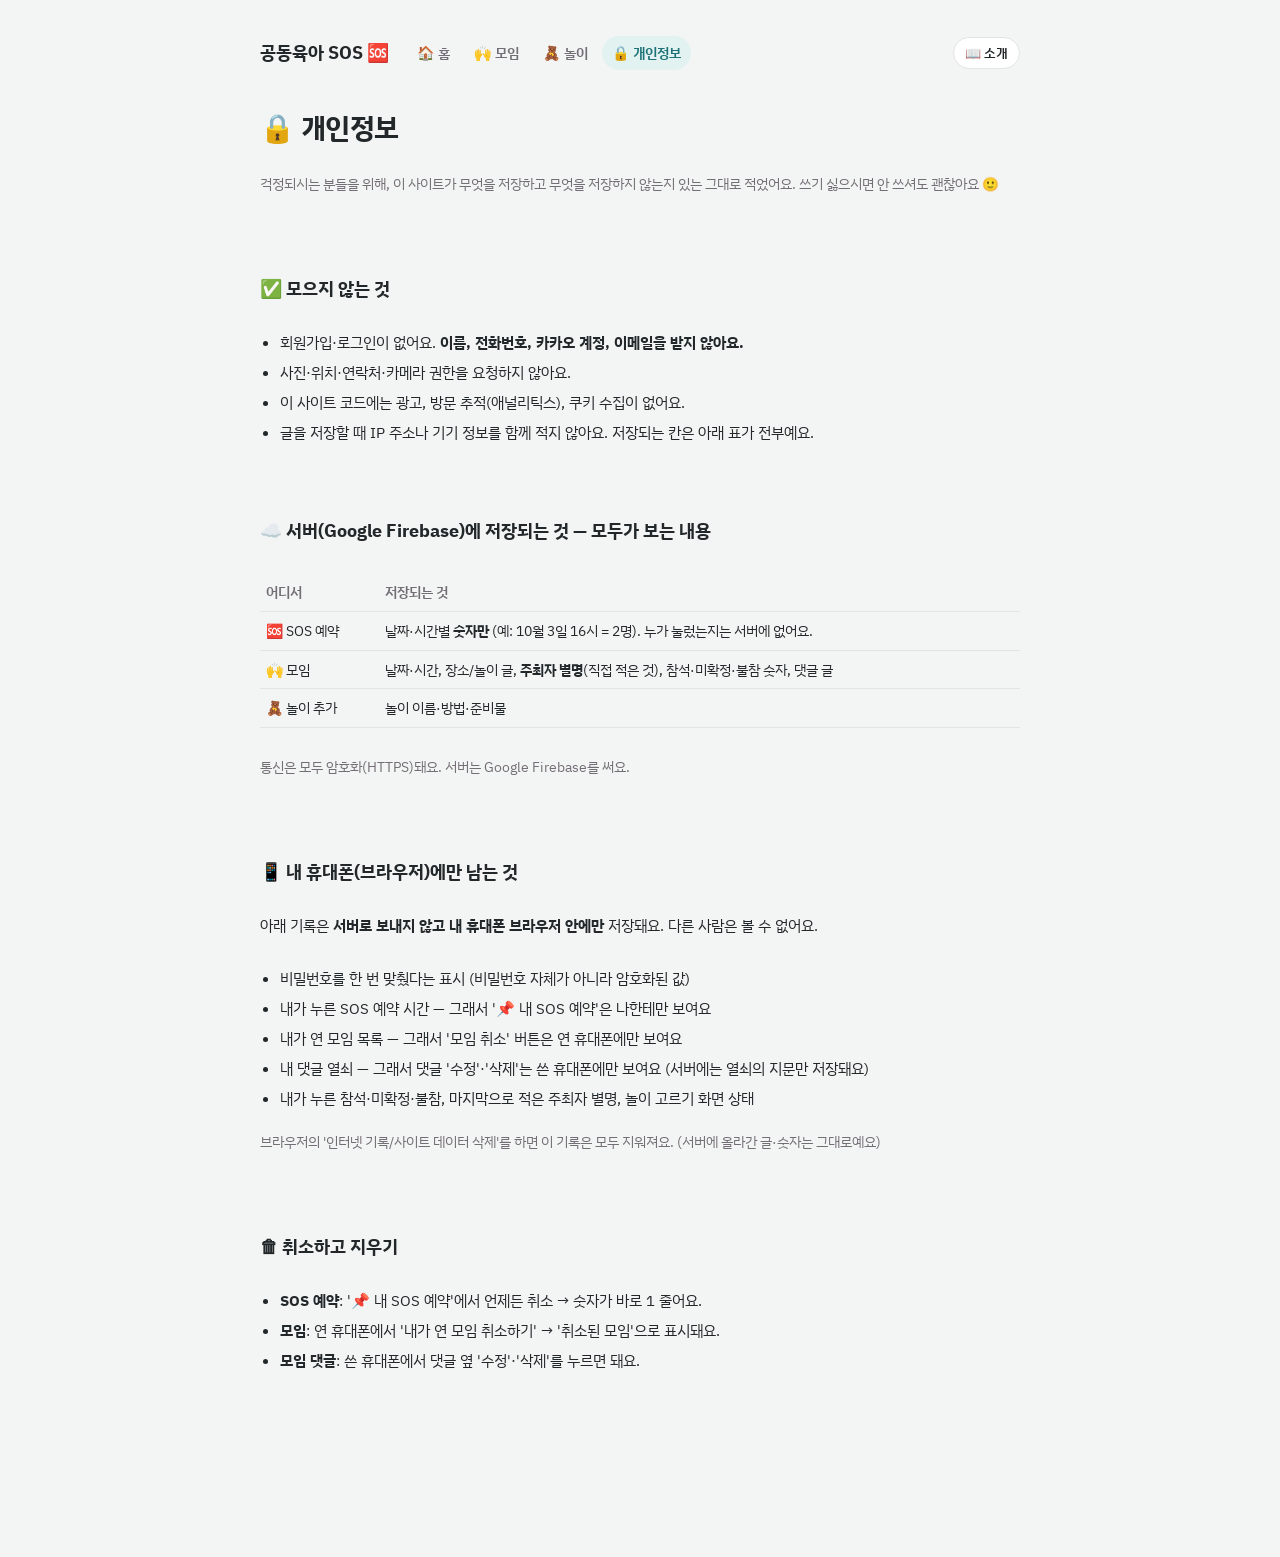
<file: safety.html>
<!doctype html>
<html lang="ko">
<head>
<meta charset="utf-8">
<meta name="viewport" content="width=device-width,initial-scale=1,viewport-fit=cover">
<title>개인정보 · 공동육아 SOS</title>
<link rel="preconnect" href="https://fonts.googleapis.com">
<link rel="preconnect" href="https://fonts.gstatic.com" crossorigin>
<link rel="stylesheet" href="https://fonts.googleapis.com/css2?family=IBM+Plex+Sans+KR:wght@400;500;600;700&display=swap">
<link rel="icon" href="assets/icon.svg" type="image/svg+xml">
<link rel="manifest" href="manifest.webmanifest?v=202610031425">
<meta name="theme-color" content="#2a9095">
<link rel="apple-touch-icon" href="assets/icon-sos-180.png">
<meta name="apple-mobile-web-app-capable" content="yes">
<meta name="mobile-web-app-capable" content="yes">
<meta name="apple-mobile-web-app-title" content="동래아 공동육아">
<link rel="stylesheet" href="assets/common.css?v=202610031425">
<body>
<div class="wrap single">
  <nav class="site-nav" id="siteNav" data-page="safety" aria-label="메뉴"></nav>
  <main class="safety">
    <section class="slot">
      <div class="slot-h"><h1>🔒 개인정보</h1></div>
      <p class="hint">걱정되시는 분들을 위해, 이 사이트가 무엇을 저장하고 무엇을 저장하지 않는지 있는 그대로 적었어요. 쓰기 싫으시면 안 쓰셔도 괜찮아요 🙂</p>
    </section>

    <section class="slot">
      <h2>✅ 모으지 않는 것</h2>
      <ul class="safe-list">
        <li>회원가입·로그인이 없어요. <b>이름, 전화번호, 카카오 계정, 이메일을 받지 않아요.</b></li>
        <li>사진·위치·연락처·카메라 권한을 요청하지 않아요.</li>
        <li>이 사이트 코드에는 광고, 방문 추적(애널리틱스), 쿠키 수집이 없어요.</li>
        <li>글을 저장할 때 IP 주소나 기기 정보를 함께 적지 않아요. 저장되는 칸은 아래 표가 전부예요.</li>
      </ul>
    </section>

    <section class="slot">
      <h2>☁️ 서버(Google Firebase)에 저장되는 것 — 모두가 보는 내용</h2>
      <table class="safe-table">
        <tr><th>어디서</th><th>저장되는 것</th></tr>
        <tr><td>🆘 SOS 예약</td><td>날짜·시간별 <b>숫자만</b> (예: 10월 3일 16시 = 2명). 누가 눌렀는지는 서버에 없어요.</td></tr>
        <tr><td>🙌 모임</td><td>날짜·시간, 장소/놀이 글, <b>주최자 별명</b>(직접 적은 것), 참석·미확정·불참 숫자, 댓글 글</td></tr>
        <tr><td>🧸 놀이 추가</td><td>놀이 이름·방법·준비물</td></tr>
      </table>
      <p class="hint">통신은 모두 암호화(HTTPS)돼요. 서버는 Google Firebase를 써요.</p>
    </section>

    <section class="slot">
      <h2>📱 내 휴대폰(브라우저)에만 남는 것</h2>
      <p>아래 기록은 <b>서버로 보내지 않고 내 휴대폰 브라우저 안에만</b> 저장돼요. 다른 사람은 볼 수 없어요.</p>
      <ul class="safe-list">
        <li>비밀번호를 한 번 맞췄다는 표시 (비밀번호 자체가 아니라 암호화된 값)</li>
        <li>내가 누른 SOS 예약 시간 — 그래서 '📌 내 SOS 예약'은 나한테만 보여요</li>
        <li>내가 연 모임 목록 — 그래서 '모임 취소' 버튼은 연 휴대폰에만 보여요</li>
        <li>내 댓글 열쇠 — 그래서 댓글 '수정'·'삭제'는 쓴 휴대폰에만 보여요 (서버에는 열쇠의 지문만 저장돼요)</li>
        <li>내가 누른 참석·미확정·불참, 마지막으로 적은 주최자 별명, 놀이 고르기 화면 상태</li>
      </ul>
      <p class="hint">브라우저의 '인터넷 기록/사이트 데이터 삭제'를 하면 이 기록은 모두 지워져요. (서버에 올라간 글·숫자는 그대로예요)</p>
    </section>

    <section class="slot">
      <h2>🗑 취소하고 지우기</h2>
      <ul class="safe-list">
        <li><b>SOS 예약</b>: '📌 내 SOS 예약'에서 언제든 취소 → 숫자가 바로 1 줄어요.</li>
        <li><b>모임</b>: 연 휴대폰에서 '내가 연 모임 취소하기' → '취소된 모임'으로 표시돼요.</li>
        <li><b>모임 댓글</b>: 쓴 휴대폰에서 댓글 옆 '수정'·'삭제'를 누르면 돼요.</li>
      </ul>
    </section>
  </main>
</div>
<script src="assets/common.js?v=202610031425"></script>
</body>
</html>
</file>
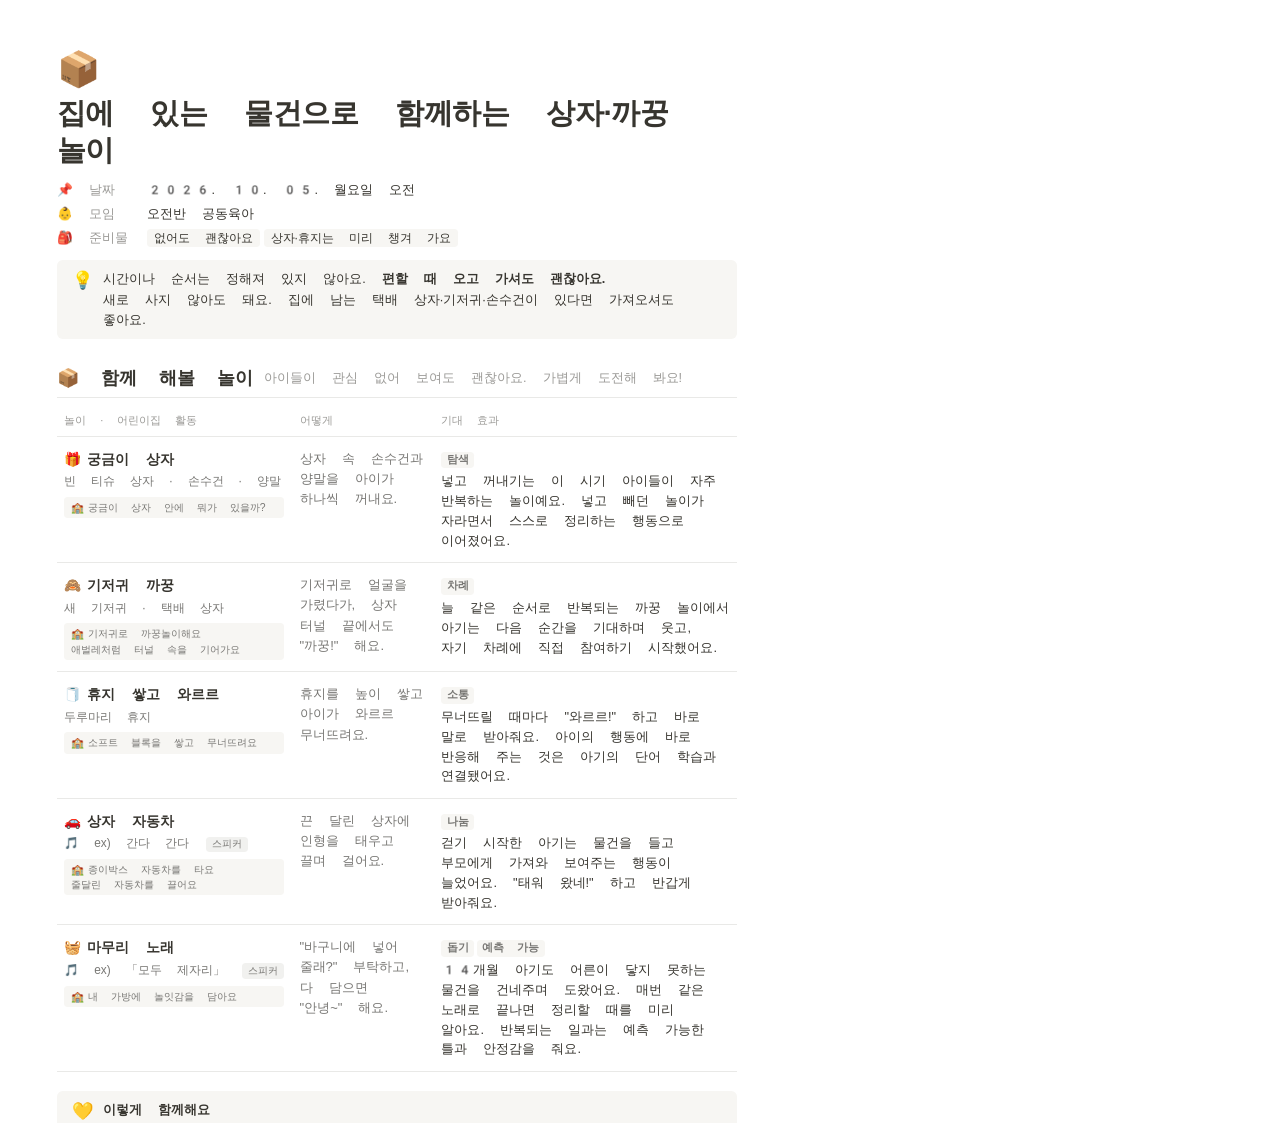
<file: templates/notice_2026-10-05_상자까꿍.html>
<!DOCTYPE html>
<html lang="ko">
<head>
<meta charset="UTF-8">
<title>오전반 공동육아 상자·까꿍 놀이</title>
<style>
  @page { size: A4; margin: 0; }
  * { box-sizing: border-box; margin: 0; padding: 0; }
  :root {
    --ink:#37352f; --sub:#787774; --faint:#9b9a97; --line:#e9e9e7; --bg:#f7f6f3;
  }
  body { font-family:"Pretendard","Noto Color Emoji",sans-serif; color:var(--ink); word-break:keep-all; line-height:1.5; -webkit-font-smoothing:antialiased; }
  .page { width:210mm; height:297mm; padding:14mm 15mm 11mm; overflow:hidden; background:#fff; }

  /* 페이지 헤더 */
  .icon { font-size:26pt; line-height:1; margin-bottom:2mm; }
  h1 { font-size:22pt; font-weight:700; letter-spacing:-0.4px; line-height:1.25; margin-bottom:3mm; }
  .props { display:grid; grid-template-columns:24mm 1fr; row-gap:1.3mm; font-size:9.5pt; margin-bottom:3.5mm; }
  .props .k { color:var(--faint); display:flex; align-items:center; gap:1.5mm; }
  .props .v { font-weight:500; }
  .ptag { display:inline-block; background:var(--bg); border-radius:1mm; padding:0 1.8mm; margin-right:1mm; font-size:9pt; }

  .callout { display:flex; gap:2.5mm; background:var(--bg); border-radius:1.5mm; padding:2.5mm 4mm; font-size:9.5pt; line-height:1.6; }
  .callout .e { font-size:13pt; line-height:1.3; }
  .callout b { font-weight:700; }

  h2 { font-size:13.5pt; font-weight:700; margin:6.5mm 0 2.5mm; padding-bottom:1.5mm; border-bottom:0.3mm solid var(--line); display:flex; align-items:center; gap:2mm; }

  /* 놀이 표 */
  table { width:100%; border-collapse:collapse; font-size:10.4pt; }
  th { text-align:left; font-weight:500; color:var(--faint); font-size:8.3pt; padding:1.6mm 2mm; border-bottom:0.3mm solid var(--line); }
  td { padding:2.7mm 2mm; border-bottom:0.3mm solid var(--line); vertical-align:middle; }
  td.nm { font-weight:600; white-space:nowrap; }
  td.nm .e { margin-right:1.5mm; }
  td.song { color:var(--ink); white-space:nowrap; }
  td.d { color:var(--sub); }
  .tag { display:inline-block; border-radius:1mm; padding:0.1mm 1.7mm; font-size:8pt; font-weight:500; white-space:nowrap; }
  .t-uk { background:#e3e2e0; }
  .t-sp { background:#f1f1ef; color:var(--sub); }
  .num { display:inline-block; font-size:8pt; font-weight:600; color:var(--sub); background:var(--bg); border-radius:1mm; padding:0 1.4mm; margin-right:0.8mm; white-space:nowrap; }

  /* 2단 */
  .cols { display:grid; grid-template-columns:1fr 1fr; gap:6mm; }
  .cols h2 { margin-top:4mm; }
  .steps { list-style:none; counter-reset:s; font-size:9.5pt; }
  .steps li { counter-increment:s; display:flex; gap:2mm; margin-bottom:0.9mm; }
  .steps li::before { content:counter(s) "."; color:var(--faint); width:4mm; flex-shrink:0; }
  .steps b { font-weight:600; }
  .sounds { display:flex; gap:1.5mm; margin-top:2mm; flex-wrap:wrap; }
  .sounds span { background:var(--bg); border-radius:1mm; padding:0.6mm 2mm; font-size:8.5pt; }
  .todo { list-style:none; font-size:9.5pt; }
  .todo li { display:flex; gap:2mm; margin-bottom:0.9mm; align-items:flex-start; }
  .todo .cb { width:3.4mm; height:3.4mm; border:0.35mm solid var(--ink); border-radius:0.6mm; flex-shrink:0; margin-top:0.9mm; }
  .todo b { font-weight:600; }
  .todo span.g { color:var(--sub); }

  /* 근거 */
  .ev { display:grid; grid-template-columns:repeat(4,1fr); gap:2.5mm; }
  .evc { border:0.3mm solid var(--line); border-radius:1.5mm; padding:3mm 3.2mm; display:flex; flex-direction:column; }
  .evc .h { font-size:9.5pt; font-weight:700; margin-bottom:1.2mm; }
  .evc .h .n { color:var(--faint); font-weight:600; margin-right:1mm; }
  .evc .w { font-size:8.4pt; line-height:1.55; color:var(--ink); }
  .evc .s { margin-top:auto; padding-top:1.6mm; font-size:7pt; color:var(--faint); line-height:1.4; }
  .evc .l { font-size:7pt; color:var(--sub); margin-top:0.5mm; line-height:1.4; }
  .pt td { vertical-align:top; padding:3.1mm 2mm; }
  .pt td.nm { white-space:normal; }
  .pt .sg { white-space:nowrap; font-size:8.9pt; font-weight:400; color:var(--sub); margin-top:1mm; }
  .pt .sg .tag { font-size:7.3pt; margin-left:0.5mm; }
  .pt td.d { font-size:9.8pt; line-height:1.55; }
  .pt td.ef { font-size:9.6pt; line-height:1.55; color:var(--ink); }
  .pt .nums { margin-bottom:0.8mm; }
  table.src { font-size:7.8pt; }
  table.src td { padding:1.8mm 2mm; color:var(--sub); vertical-align:middle; }
  table.src td.k { width:17mm; }
  table.src td.lm { white-space:nowrap; color:var(--faint); text-align:right; }
  .h2sub { font-size:9.5pt; font-weight:400; color:var(--faint); margin-left:1mm; }
  .tipc { margin-top:5mm; }
  .tl2 { margin-top:0.6mm; }
  .dc { margin-top:1.6mm; font-size:7.8pt; line-height:1.45; color:var(--sub); background:var(--bg); border-radius:1mm; padding:0.8mm 1.8mm; white-space:normal; font-weight:400; }
  .dc b { font-weight:600; color:var(--faint); margin-right:1mm; }
</style>
</head>
<body>
<section class="page">
  <div class="icon">📦</div>
  <h1>집에 있는 물건으로 함께하는 상자·까꿍 놀이</h1>

  <div class="props">
    <div class="k">📌 날짜</div><div class="v">2026. 10. 05. 월요일 오전</div>
    <div class="k">👶 모임</div><div class="v">오전반 공동육아</div>
    <div class="k">🎒 준비물</div><div class="v"><span class="ptag">없어도 괜찮아요</span><span class="ptag">상자·휴지는 미리 챙겨 가요</span></div>
  </div>

  <div class="callout"><span class="e">💡</span><div>시간이나 순서는 정해져 있지 않아요. <b>편할 때 오고 가셔도 괜찮아요.</b><br>새로 사지 않아도 돼요. 집에 남는 택배 상자·기저귀·손수건이 있다면 가져오셔도 좋아요.</div></div>

  <h2>📦 함께 해볼 놀이 <span class="h2sub">아이들이 관심 없어 보여도 괜찮아요. 가볍게 도전해 봐요!</span></h2>
  <table class="pt">
    <colgroup><col style="width:27%"><col style="width:22%"><col style="width:51%"></colgroup>
    <tr><th>놀이 · 어린이집 활동</th><th>어떻게</th><th>기대 효과</th></tr>
    <tr><td class="nm"><div><span class="e">🎁</span>궁금이 상자</div><div class="sg">빈 티슈 상자 · 손수건 · 양말</div><div class="dc"><b>🏫</b>궁금이 상자 안에 뭐가 있을까?</div></td><td class="d">상자 속 손수건과 양말을 아이가 하나씩 꺼내요.</td><td class="ef"><div class="nums"><span class="num">탐색</span></div>넣고 꺼내기는 이 시기 아이들이 자주 반복하는 놀이예요. 넣고 빼던 놀이가 자라면서 스스로 정리하는 행동으로 이어졌어요.</td></tr>
    <tr><td class="nm"><div><span class="e">🙈</span>기저귀 까꿍</div><div class="sg">새 기저귀 · 택배 상자</div><div class="dc"><b>🏫</b>기저귀로 까꿍놀이해요<br>애벌레처럼 터널 속을 기어가요</div></td><td class="d">기저귀로 얼굴을 가렸다가, 상자 터널 끝에서도 "까꿍!" 해요.</td><td class="ef"><div class="nums"><span class="num">차례</span></div>늘 같은 순서로 반복되는 까꿍 놀이에서 아기는 다음 순간을 기대하며 웃고, 자기 차례에 직접 참여하기 시작했어요.</td></tr>
    <tr><td class="nm"><div><span class="e">🧻</span>휴지 쌓고 와르르</div><div class="sg">두루마리 휴지</div><div class="dc"><b>🏫</b>소프트 블록을 쌓고 무너뜨려요</div></td><td class="d">휴지를 높이 쌓고 아이가 와르르 무너뜨려요.</td><td class="ef"><div class="nums"><span class="num">소통</span></div>무너뜨릴 때마다 "와르르!" 하고 바로 말로 받아줘요. 아이의 행동에 바로 반응해 주는 것은 아기의 단어 학습과 연결됐어요.</td></tr>
    <tr><td class="nm"><div><span class="e">🚗</span>상자 자동차</div><div class="sg">🎵 ex) 간다 간다 <span class="tag t-sp">스피커</span></div><div class="dc"><b>🏫</b>종이박스 자동차를 타요<br>줄달린 자동차를 끌어요</div></td><td class="d">끈 달린 상자에 인형을 태우고 끌며 걸어요.</td><td class="ef"><div class="nums"><span class="num">나눔</span></div>걷기 시작한 아기는 물건을 들고 부모에게 가져와 보여주는 행동이 늘었어요. "태워 왔네!" 하고 반갑게 받아줘요.</td></tr>
    <tr><td class="nm"><div><span class="e">🧺</span>마무리 노래</div><div class="sg">🎵 ex) 「모두 제자리」 <span class="tag t-sp">스피커</span></div><div class="dc"><b>🏫</b>내 가방에 놀잇감을 담아요</div></td><td class="d">"바구니에 넣어 줄래?" 부탁하고, 다 담으면 <span style="white-space:nowrap">"안녕~" 해요.</span></td><td class="ef"><div class="nums"><span class="num">돕기</span><span class="num">예측 가능</span></div>14개월 아기도 어른이 닿지 못하는 물건을 건네주며 도왔어요. 매번 같은 노래로 끝나면 정리할 때를 미리 알아요. 반복되는 일과는 예측 가능한 틀과 안정감을 줘요.</td></tr>
  </table>

  <div class="callout tipc"><span class="e">💛</span><div><b>이렇게 함께해요</b>
    <div class="tl2">· 어른이 대신하지 않고 기다려 줘요. 아이가 직접 꺼내고 무너뜨려요.</div>
    <div class="tl2">· 아이가 관심 보이는 것을 따라가요. 휴지만 무너뜨려도 충분해요.</div>
    <div class="tl2">· 병뚜껑처럼 입에 들어가는 작은 물건은 빼고 놀아요.</div></div></div>
</section>
</body>
</html>
</file>
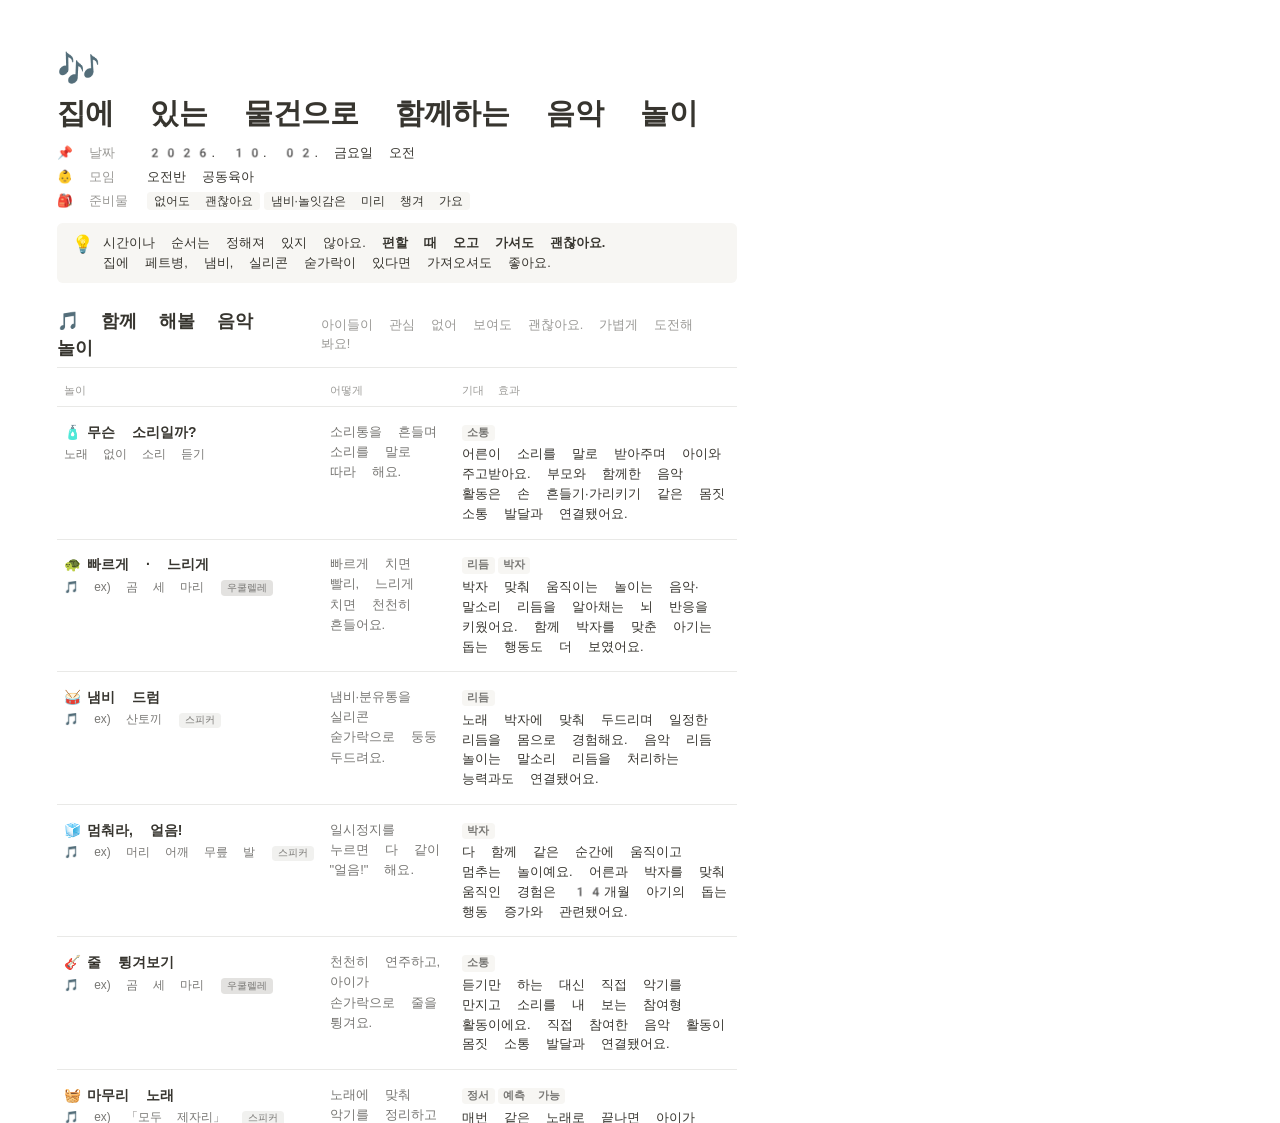
<file: templates/notice_notion.html>
<!DOCTYPE html>
<html lang="ko">
<head>
<meta charset="UTF-8">
<title>오전반 공동육아 음악 놀이</title>
<style>
  @page { size: A4; margin: 0; }
  * { box-sizing: border-box; margin: 0; padding: 0; }
  :root {
    --ink:#37352f; --sub:#787774; --faint:#9b9a97; --line:#e9e9e7; --bg:#f7f6f3;
  }
  body { font-family:"Pretendard","Noto Color Emoji",sans-serif; color:var(--ink); word-break:keep-all; line-height:1.5; -webkit-font-smoothing:antialiased; }
  .page { width:210mm; height:297mm; padding:14mm 15mm 11mm; overflow:hidden; background:#fff; }

  /* 페이지 헤더 */
  .icon { font-size:26pt; line-height:1; margin-bottom:2mm; }
  h1 { font-size:22pt; font-weight:700; letter-spacing:-0.4px; line-height:1.25; margin-bottom:3mm; }
  .props { display:grid; grid-template-columns:24mm 1fr; row-gap:1.3mm; font-size:9.5pt; margin-bottom:3.5mm; }
  .props .k { color:var(--faint); display:flex; align-items:center; gap:1.5mm; }
  .props .v { font-weight:500; }
  .ptag { display:inline-block; background:var(--bg); border-radius:1mm; padding:0 1.8mm; margin-right:1mm; font-size:9pt; }

  .callout { display:flex; gap:2.5mm; background:var(--bg); border-radius:1.5mm; padding:2.5mm 4mm; font-size:9.5pt; line-height:1.6; }
  .callout .e { font-size:13pt; line-height:1.3; }
  .callout b { font-weight:700; }

  h2 { font-size:13.5pt; font-weight:700; margin:6.5mm 0 2.5mm; padding-bottom:1.5mm; border-bottom:0.3mm solid var(--line); display:flex; align-items:center; gap:2mm; }

  /* 놀이 표 */
  table { width:100%; border-collapse:collapse; font-size:10.4pt; }
  th { text-align:left; font-weight:500; color:var(--faint); font-size:8.3pt; padding:1.6mm 2mm; border-bottom:0.3mm solid var(--line); }
  td { padding:2.7mm 2mm; border-bottom:0.3mm solid var(--line); vertical-align:middle; }
  td.nm { font-weight:600; white-space:nowrap; }
  td.nm .e { margin-right:1.5mm; }
  td.song { color:var(--ink); white-space:nowrap; }
  td.d { color:var(--sub); }
  .tag { display:inline-block; border-radius:1mm; padding:0.1mm 1.7mm; font-size:8pt; font-weight:500; white-space:nowrap; }
  .t-uk { background:#e3e2e0; }
  .t-sp { background:#f1f1ef; color:var(--sub); }
  .num { display:inline-block; font-size:8pt; font-weight:600; color:var(--sub); background:var(--bg); border-radius:1mm; padding:0 1.4mm; margin-right:0.8mm; white-space:nowrap; }

  /* 2단 */
  .cols { display:grid; grid-template-columns:1fr 1fr; gap:6mm; }
  .cols h2 { margin-top:4mm; }
  .steps { list-style:none; counter-reset:s; font-size:9.5pt; }
  .steps li { counter-increment:s; display:flex; gap:2mm; margin-bottom:0.9mm; }
  .steps li::before { content:counter(s) "."; color:var(--faint); width:4mm; flex-shrink:0; }
  .steps b { font-weight:600; }
  .sounds { display:flex; gap:1.5mm; margin-top:2mm; flex-wrap:wrap; }
  .sounds span { background:var(--bg); border-radius:1mm; padding:0.6mm 2mm; font-size:8.5pt; }
  .todo { list-style:none; font-size:9.5pt; }
  .todo li { display:flex; gap:2mm; margin-bottom:0.9mm; align-items:flex-start; }
  .todo .cb { width:3.4mm; height:3.4mm; border:0.35mm solid var(--ink); border-radius:0.6mm; flex-shrink:0; margin-top:0.9mm; }
  .todo b { font-weight:600; }
  .todo span.g { color:var(--sub); }

  /* 근거 */
  .ev { display:grid; grid-template-columns:repeat(4,1fr); gap:2.5mm; }
  .evc { border:0.3mm solid var(--line); border-radius:1.5mm; padding:3mm 3.2mm; display:flex; flex-direction:column; }
  .evc .h { font-size:9.5pt; font-weight:700; margin-bottom:1.2mm; }
  .evc .h .n { color:var(--faint); font-weight:600; margin-right:1mm; }
  .evc .w { font-size:8.4pt; line-height:1.55; color:var(--ink); }
  .evc .s { margin-top:auto; padding-top:1.6mm; font-size:7pt; color:var(--faint); line-height:1.4; }
  .evc .l { font-size:7pt; color:var(--sub); margin-top:0.5mm; line-height:1.4; }
  .pt td { vertical-align:top; padding:3.9mm 2mm; }
  .pt td.nm { white-space:normal; }
  .pt .sg { white-space:nowrap; font-size:8.9pt; font-weight:400; color:var(--sub); margin-top:1mm; }
  .pt .sg .tag { font-size:7.3pt; margin-left:0.5mm; }
  .pt td.d { font-size:9.8pt; line-height:1.55; }
  .pt td.ef { font-size:9.6pt; line-height:1.55; color:var(--ink); }
  .pt .nums { margin-bottom:0.8mm; }
  table.src { font-size:7.8pt; }
  table.src td { padding:1.8mm 2mm; color:var(--sub); vertical-align:middle; }
  table.src td.k { width:17mm; }
  table.src td.lm { white-space:nowrap; color:var(--faint); text-align:right; }
  .h2sub { font-size:9.5pt; font-weight:400; color:var(--faint); margin-left:1mm; }
  .tipc { margin-top:5mm; }
  .tl2 { margin-top:0.6mm; }
</style>
</head>
<body>
<section class="page">
  <div class="icon">🎶</div>
  <h1>집에 있는 물건으로 함께하는 음악 놀이</h1>

  <div class="props">
    <div class="k">📌 날짜</div><div class="v">2026. 10. 02. 금요일 오전</div>
    <div class="k">👶 모임</div><div class="v">오전반 공동육아</div>
    <div class="k">🎒 준비물</div><div class="v"><span class="ptag">없어도 괜찮아요</span><span class="ptag">냄비·놀잇감은 미리 챙겨 가요</span></div>
  </div>

  <div class="callout"><span class="e">💡</span><div>시간이나 순서는 정해져 있지 않아요. <b>편할 때 오고 가셔도 괜찮아요.</b><br>집에 페트병, 냄비, 실리콘 숟가락이 있다면 가져오셔도 좋아요.</div></div>

  <h2>🎵 함께 해볼 음악 놀이 <span class="h2sub">아이들이 관심 없어 보여도 괜찮아요. 가볍게 도전해 봐요!</span></h2>
  <table class="pt">
    <colgroup><col style="width:27%"><col style="width:22%"><col style="width:51%"></colgroup>
    <tr><th>놀이</th><th>어떻게</th><th>기대 효과</th></tr>
    <tr><td class="nm"><div><span class="e">🧴</span>무슨 소리일까?</div><div class="sg">노래 없이 소리 듣기</div></td><td class="d">소리통을 흔들며 소리를 말로 따라 해요.</td><td class="ef"><div class="nums"><span class="num">소통</span></div>어른이 소리를 말로 받아주며 아이와 주고받아요. 부모와 함께한 음악 활동은 손 흔들기·가리키기 같은 몸짓 소통 발달과 연결됐어요.</td></tr>
    <tr><td class="nm"><div><span class="e">🐢</span>빠르게 · 느리게</div><div class="sg">🎵 ex) 곰 세 마리 <span class="tag t-uk">우쿨렐레</span></div></td><td class="d">빠르게 치면 빨리, 느리게 치면 천천히 흔들어요.</td><td class="ef"><div class="nums"><span class="num">리듬</span><span class="num">박자</span></div>박자 맞춰 움직이는 놀이는 음악·말소리 리듬을 알아채는 뇌 반응을 키웠어요. 함께 박자를 맞춘 아기는 돕는 행동도 더 보였어요.</td></tr>
    <tr><td class="nm"><div><span class="e">🥁</span>냄비 드럼</div><div class="sg">🎵 ex) 산토끼 <span class="tag t-sp">스피커</span></div></td><td class="d">냄비·분유통을 실리콘 숟가락으로 둥둥 두드려요.</td><td class="ef"><div class="nums"><span class="num">리듬</span></div>노래 박자에 맞춰 두드리며 일정한 리듬을 몸으로 경험해요. 음악 리듬 놀이는 말소리 리듬을 처리하는 능력과도 연결됐어요.</td></tr>
    <tr><td class="nm"><div><span class="e">🧊</span>멈춰라, 얼음!</div><div class="sg">🎵 ex) 머리 어깨 무릎 발 <span class="tag t-sp">스피커</span></div></td><td class="d">일시정지를 누르면 다 같이 "얼음!" 해요.</td><td class="ef"><div class="nums"><span class="num">박자</span></div>다 함께 같은 순간에 움직이고 멈추는 놀이예요. 어른과 박자를 맞춰 움직인 경험은 14개월 아기의 돕는 행동 증가와 관련됐어요.</td></tr>
    <tr><td class="nm"><div><span class="e">🎸</span>줄 튕겨보기</div><div class="sg">🎵 ex) 곰 세 마리 <span class="tag t-uk">우쿨렐레</span></div></td><td class="d">천천히 연주하고, 아이가 손가락으로 줄을 튕겨요.</td><td class="ef"><div class="nums"><span class="num">소통</span></div>듣기만 하는 대신 직접 악기를 만지고 소리를 내 보는 참여형 활동이에요. 직접 참여한 음악 활동이 몸짓 소통 발달과 연결됐어요.</td></tr>
    <tr><td class="nm"><div><span class="e">🧺</span>마무리 노래</div><div class="sg">🎵 ex) 「모두 제자리」 <span class="tag t-sp">스피커</span></div></td><td class="d">노래에 맞춰 악기를 정리하고 "안녕~" 해요.</td><td class="ef"><div class="nums"><span class="num">정서</span><span class="num">예측 가능</span></div>매번 같은 노래로 끝나면 아이가 "이제 정리할 시간"을 미리 알아요. 반복되는 일과는 아이에게 예측 가능한 틀과 안정감을 줘요. 익숙한 노래는 칭얼거림을 줄이고 웃음을 늘렸어요.</td></tr>
  </table>

  <div class="callout tipc"><span class="e">💛</span><div><b>이렇게 함께해요</b>
    <div class="tl2">· 아이가 관심 보이는 것을 따라가요. 냄비만 두드려도 충분해요.</div>
    <div class="tl2">· 시키기보다 어른이 먼저 신나게! 아이는 엄마 아빠를 보고 따라 해요.</div>
    <div class="tl2">· 같은 노래를 반복해서 '우리 노래'를 만들어요.</div></div></div>
</section>
</body>
</html>
</file>
<file: assets/common.css>
/* 동래아 공동육아 공통 스타일 — 소모임 앱 스타일: 연회색 바탕, 흰 카드, 래미안 청록·아이파크 빨강 포인트, 아래쪽 탭 메뉴(모바일)
   놀이 고르기는 왼쪽 카드 목록 + 오른쪽(모바일은 아래 고정) '오늘 놀이' 바구니 */
:root{
  /* 소모임 앱 느낌: 연회색 바탕 위 흰 카드. 포인트 색은 우리 아파트에서 빌려 왔어요
     래미안 청록(기본 버튼·탭) + 래미안 웜그레이(보조 글씨) + 아이파크 빨강(SOS) */
  --page:#f3f4f4; --bg:#ffffff; --fg:#22282a; --muted:#736e75; --line:#e3e3e5;
  --tag:#efefef; --tag-fg:#55525a; --hover:#f5f7f7; --pick:#2a9095; --pick-fg:#ffffff;
  --accent-soft:#e1f2f1; --accent-ink:#1c7276;
  --done:#e1f2f1; --done-fg:#1c7276; --warn:#fbf3db; --warn-fg:#8a6b20;
  --shadow:0 1px 2px rgba(20,40,42,.06),0 2px 10px rgba(20,40,42,.05);
  --ipark:#e5322a; --ipark-soft:#fde6e4; --ipark-line:#f3b4ae; --ipark-ink:#d0241b;
  --font:"Pretendard","IBM Plex Sans KR",-apple-system,"Apple SD Gothic Neo","Malgun Gothic",sans-serif;
  --r:14px; --tabbar:62px;
}
@media (prefers-color-scheme: dark){:root:not([data-theme="light"]){
  --page:#0f1213; --bg:#1a1e1f; --fg:#e8ecec; --muted:#a39fa6; --line:#2b3133;
  --tag:#24292b; --tag-fg:#c6c9cb; --hover:#212729; --pick:#4fbcbd; --pick-fg:#0a1a1b;
  --accent-soft:#163031; --accent-ink:#7fd6d4;
  --done:#163031; --done-fg:#7fd6d4; --warn:#2e2816; --warn-fg:#d8b768;
  --shadow:0 1px 2px rgba(0,0,0,.3); --ipark-soft:#3a1d1a; --ipark-line:#6b302a; --ipark-ink:#ff8f84; color-scheme:dark}}
:root[data-theme="dark"]{
  --page:#0f1213; --bg:#1a1e1f; --fg:#e8ecec; --muted:#a39fa6; --line:#2b3133;
  --tag:#24292b; --tag-fg:#c6c9cb; --hover:#212729; --pick:#4fbcbd; --pick-fg:#0a1a1b;
  --accent-soft:#163031; --accent-ink:#7fd6d4;
  --done:#163031; --done-fg:#7fd6d4; --warn:#2e2816; --warn-fg:#d8b768;
  --shadow:0 1px 2px rgba(0,0,0,.3); --ipark-soft:#3a1d1a; --ipark-line:#6b302a; --ipark-ink:#ff8f84; color-scheme:dark}
*{box-sizing:border-box}
[hidden]{display:none!important}
body{word-break:keep-all;overflow-wrap:break-word;text-wrap:pretty;background:var(--page);color:var(--fg);font-family:var(--font);font-size:15px;line-height:1.55;padding-inline:16px;padding-block:28px 140px}
.wrap{max-width:1080px;margin:0 auto;display:grid;grid-template-columns:minmax(0,1fr) 320px;gap:32px;align-items:start}
header{grid-column:1/-1;display:flex;flex-direction:column;gap:6px}
h1{font-size:28px;font-weight:700;margin:0;letter-spacing:-.01em;text-wrap:balance}
.sub{color:var(--muted);margin:0}
.props{display:flex;flex-wrap:wrap;gap:6px 18px;color:var(--muted);font-size:13px;margin-top:4px}
.props b{color:var(--fg);font-weight:500}

.toolbar{display:flex;flex-wrap:wrap;gap:8px;align-items:center;margin-bottom:16px}
.chip{border:1px solid var(--line);background:var(--bg);color:var(--fg);border-radius:999px;padding:5px 12px;font:inherit;font-size:13.5px;cursor:pointer}
.chip:hover{background:var(--hover)}
.chip[aria-pressed="true"]{background:var(--pick);color:var(--pick-fg);border-color:var(--pick)}
.chip:focus-visible,.card:focus-visible,.btn:focus-visible{outline:2px solid var(--fg);outline-offset:2px}
.sep{width:1px;height:20px;background:var(--line);margin:0 4px}
.count{color:var(--muted);font-size:13px;margin-left:auto}

.grid{display:flex;flex-direction:column;gap:32px}
.group{display:flex;flex-direction:column;gap:4px}
.group-h{margin:0;font-size:19px;font-weight:700;padding-bottom:6px;border-bottom:1px solid var(--line)}
.group-h span{color:var(--muted);font-weight:500;font-size:14px;margin-left:4px}
.group-d{margin:4px 0 8px;color:var(--muted);font-size:13.5px}
.cards{display:grid;grid-template-columns:repeat(auto-fill,minmax(240px,1fr));gap:12px}
.card{border:1px solid var(--line);border-radius:var(--r);padding:14px 14px 12px;background:var(--bg);cursor:pointer;display:flex;flex-direction:column;gap:8px;text-align:left;font:inherit;color:inherit;min-width:0}
.card:hover{background:var(--hover)}
.card.on{border-color:var(--pick);box-shadow:inset 0 0 0 1px var(--pick)}
.card-top{display:flex;justify-content:space-between;gap:8px;align-items:flex-start}
.card h3{margin:0;font-size:16px;font-weight:600;line-height:1.35}
.check{flex:none;width:22px;height:22px;border-radius:50%;border:1.5px solid var(--line);display:grid;place-items:center;font-size:13px;color:transparent}
.card.on .check{background:var(--pick);border-color:var(--pick);color:var(--pick-fg)}
.how{margin:0;color:var(--fg);font-size:14px}
.orig{margin:0;color:var(--muted);font-size:13px}
.tags{display:flex;flex-wrap:wrap;gap:4px;margin-top:auto}
.tag{background:var(--tag);color:var(--tag-fg);border-radius:4px;padding:1px 7px;font-size:12px;white-space:nowrap}
.tag.done{background:var(--done);color:var(--done-fg)}
.tag.warn{background:var(--warn);color:var(--warn-fg)}
.empty{color:var(--muted);padding:24px 0}

aside{position:sticky;top:calc(env(safe-area-inset-top,0px) + 16px);border:1px solid var(--line);border-radius:var(--r);padding:16px;display:flex;flex-direction:column;gap:14px;background:var(--bg)}
aside h2{margin:0;font-size:16px;font-weight:600}
.today{list-style:none;margin:0;padding:0;display:flex;flex-direction:column;gap:6px}
.today li{display:flex;justify-content:space-between;gap:8px;align-items:flex-start;font-size:14px}
.today li span{min-width:0}
.today small{display:block;color:var(--muted);font-size:12.5px}
.x{border:0;background:none;color:var(--muted);cursor:pointer;font-size:16px;line-height:1;padding:2px 4px}
.label{font-size:12px;letter-spacing:.04em;color:var(--muted);margin:0 0 4px}
.stuff{margin:0;font-size:14px}
.hint{color:var(--muted);font-size:13.5px;margin:0}
.btns{display:flex;flex-wrap:wrap;gap:8px}
.btn{border:1px solid var(--line);background:var(--bg);color:var(--fg);border-radius:var(--r);padding:7px 12px;font:inherit;font-size:13.5px;cursor:pointer}
.btn:hover{background:var(--hover)}
.btn.primary{background:var(--pick);color:var(--pick-fg);border-color:var(--pick)}
.toast{font-size:13px;color:var(--done-fg);min-height:1em;margin:0}
#copyArea{position:absolute;left:-9999px}

/* 모바일: 바구니를 아래쪽 막대로 */
.body{display:flex;flex-direction:column;gap:14px}
.bar{display:none}
@media (max-width:820px){
  .wrap{grid-template-columns:minmax(0,1fr)}
  aside{position:fixed;left:0;right:0;bottom:0;top:auto;border-radius:12px 12px 0 0;border-bottom:0;max-height:70vh;overflow:auto;padding:14px 16px calc(14px + env(safe-area-inset-bottom,0px));box-shadow:0 -4px 20px rgba(0,0,0,.08);z-index:5}
  aside.closed .body{display:none}
  .bar{display:flex;justify-content:space-between;align-items:center;gap:8px;cursor:pointer;border:0;background:none;color:inherit;font:inherit;padding:0;width:100%;text-align:left}
  aside > h2{display:none}
}
@media (prefers-reduced-motion:no-preference){.card,.chip{transition:background .12s,border-color .12s}}

.eyebrow{margin:0;font-size:13.5px;font-weight:600;color:var(--muted);letter-spacing:.02em}
.message{display:flex;flex-direction:column;gap:10px;background:var(--tag);border-radius:var(--r);padding:14px 16px;margin-top:6px;max-width:62ch}
.message p{margin:0;font-size:15px;line-height:1.65}
.message b{font-weight:600}
.message .cheer{font-weight:600;padding-top:10px;border-top:1px solid var(--line)}
.fold{display:flex;justify-content:space-between;align-items:center;gap:8px;width:100%;border:1px solid var(--line);background:var(--bg);color:var(--fg);border-radius:var(--r);padding:12px 14px;font:inherit;font-size:14.5px;font-weight:600;cursor:pointer;text-align:left}
.fold:hover{background:var(--hover)}
.fold:focus-visible{outline:2px solid var(--fg);outline-offset:2px}
.fold .chev{color:var(--muted);font-weight:500;font-size:13.5px;white-space:nowrap}
.fold-body{display:flex;flex-direction:column;gap:20px}
.fold-body[hidden]{display:none}
.picked-line{margin:0;font-size:14.5px}
.picked-line b{font-weight:600}
.slot-h{display:flex;flex-wrap:wrap;align-items:baseline;gap:4px 10px;margin:0 0 4px}
.slot-h h2{margin:0;font-size:21px;font-weight:700}
.slot-h .rule{font-size:13px;color:var(--muted)}
.slot{display:flex;flex-direction:column;gap:20px;padding-bottom:36px}
.match{background:var(--tag);border-radius:var(--r);padding:14px;display:flex;flex-direction:column;gap:10px}
.match .label{margin:0}
.say{margin:0;font-size:15px;font-weight:600}
.intro{border-left:3px solid var(--line);padding:2px 0 2px 14px;display:flex;flex-direction:column;gap:4px;max-width:62ch}
.intro p{margin:0;font-size:14.5px}
.intro .intro-q{font-weight:600;font-size:15.5px}
.tag.same{background:var(--pick);color:var(--pick-fg)}
.today .slotname{font-size:12px;color:var(--muted);display:block}

/* 글쓰기 양식 (모임 만들기·놀이 추가) */
.board-form{display:flex;flex-direction:column;gap:8px;border:1px solid var(--line);border-radius:var(--r);padding:14px}
.board-form select,.board-form textarea{font:inherit;color:var(--fg);background:var(--bg);border:1px solid var(--line);border-radius:var(--r);padding:8px 10px;width:100%}
.board-form textarea{min-height:84px;resize:vertical}
.board-row{display:flex;flex-wrap:wrap;gap:8px;align-items:center;justify-content:space-between}
.meet-fields{display:flex;flex-wrap:wrap;gap:12px 24px}
.meet-fields[hidden]{display:none}
.meet-row{display:flex;flex-direction:column;gap:6px}
.meet-row input{font:inherit;color:var(--fg);background:var(--bg);border:1px solid var(--line);border-radius:var(--r);padding:7px 10px}
.op-when{font-weight:600;color:var(--fg)}
.op-past{opacity:.55}
.join{border:1px solid var(--line);background:var(--bg);color:var(--fg);border-radius:999px;padding:3px 10px;font:inherit;font-size:12.5px;cursor:pointer}
.join[aria-pressed="true"]{background:var(--pick);color:var(--pick-fg);border-color:var(--pick)}
.ops{list-style:none;margin:0;padding:0;display:flex;flex-direction:column}
.ops li{padding:12px 2px;border-bottom:1px solid var(--line);display:flex;flex-direction:column;gap:4px}
.ops .op-text{margin:0;white-space:pre-wrap;overflow-wrap:anywhere}
.ops .op-meta{display:flex;flex-wrap:wrap;gap:6px;color:var(--muted);font-size:12.5px;align-items:center}

/* ---------- 공통: 위쪽 메뉴 ---------- */
.site-nav{grid-column:1/-1;display:flex;flex-wrap:wrap;align-items:center;gap:8px 18px;padding-bottom:14px;border-bottom:1px solid var(--line)}
.brand{font-weight:700;font-size:16px;color:var(--fg);text-decoration:none;white-space:nowrap}
.nav-links{display:flex;gap:4px;overflow-x:auto;scrollbar-width:none;max-width:100%}
.nav-links::-webkit-scrollbar{display:none}
.nav-links a{color:var(--muted);text-decoration:none;font-size:14px;padding:6px 10px;border-radius:999px;white-space:nowrap}
.nav-links a:hover{background:var(--hover);color:var(--fg)}
.nav-links a[aria-current="page"]{background:var(--pick);color:var(--pick-fg)}
.nav-links a:focus-visible,.brand:focus-visible{outline:2px solid var(--fg);outline-offset:2px}
.wrap.single{grid-template-columns:minmax(0,1fr);max-width:760px}
.page-h{display:flex;flex-direction:column;gap:6px}

/* ---------- 홈 ---------- */
.hero{display:flex;flex-direction:column;gap:8px;padding-block:8px}
.hero h1{font-size:32px}
.lead{margin:0;font-size:16px;line-height:1.7}
.menu-cards{display:grid;grid-template-columns:repeat(auto-fit,minmax(200px,1fr));gap:12px}
.menu-card{display:flex;flex-direction:column;gap:6px;border:1px solid var(--line);border-radius:var(--r);padding:16px;color:var(--fg);text-decoration:none;background:var(--bg)}
.menu-card:hover{background:var(--hover)}
.menu-card:focus-visible{outline:2px solid var(--fg);outline-offset:2px}
.menu-card b{font-size:16px}
.menu-card span{color:var(--muted);font-size:14px}
.sec{display:flex;flex-direction:column;gap:10px}
.sec h2{margin:0;font-size:19px;font-weight:700}
.list{margin:0;padding-left:20px;display:flex;flex-direction:column;gap:6px}
.list li{font-size:15px}
.events{list-style:none;margin:0;padding:0;display:flex;flex-direction:column}
.events li{display:flex;flex-direction:column;gap:4px;padding:12px 2px;border-bottom:1px solid var(--line)}
.events .when{font-weight:600}
.events .what{color:var(--fg);font-size:14.5px;white-space:pre-wrap}
.events .sub-info{color:var(--muted);font-size:13px}
.events a{color:inherit}
.notice-img{display:block;max-width:100%;width:240px;border:1px solid var(--line);border-radius:var(--r);margin-top:4px}
a.btn{display:inline-block;text-decoration:none}
.wrap.single main{display:flex;flex-direction:column;gap:36px}
.hero + .sec, .page-h + .sec{margin-top:-8px}
.example{display:flex;flex-direction:column;gap:6px}
.example[hidden]{display:none}
.example-card{display:flex;flex-direction:column;gap:6px;align-items:flex-start;border:1px dashed var(--line);border-radius:var(--r);padding:12px;background:var(--tag)}
.example-card .op-text{margin:0;white-space:pre-wrap;font-size:14.5px}
.tally{margin:2px 0 0;display:flex;flex-wrap:wrap;gap:6px 14px;font-size:14px;color:var(--muted)}
.tally b{color:var(--fg);font-size:15px}
.comments{display:flex;flex-direction:column;gap:8px;margin-top:4px;padding:10px 12px;background:var(--tag);border-radius:var(--r)}
.comment-list{list-style:none;margin:0;padding:0;display:flex;flex-direction:column;gap:6px}
.comment-list li{display:flex;flex-wrap:wrap;gap:4px 8px;align-items:baseline;font-size:14px}
.comment-list li span{overflow-wrap:anywhere}
.comment-list small{color:var(--muted);font-size:12px}
.comment-form{display:flex;gap:8px}
.comment-form input{flex:1;min-width:0;font:inherit;font-size:14px;color:var(--fg);background:var(--bg);border:1px solid var(--line);border-radius:var(--r);padding:7px 10px}
.ops .comment-list li{padding:0;border:0;flex-direction:row}
.add-wrap{display:flex;flex-wrap:wrap;align-items:center;gap:8px 12px;margin-top:6px}
#addPanel[hidden]{display:none}
.add-form{display:flex;flex-direction:column;gap:12px}
.add-form input,.add-form select,.add-form textarea{font:inherit;color:var(--fg);background:var(--bg);border:1px solid var(--line);border-radius:var(--r);padding:8px 10px;width:100%}
.add-form textarea{min-height:70px;resize:vertical}


/* ========== 소모임 앱 스타일 덧칠 ========== */
.card,.menu-card,.board-form,.fold,aside,.ops > li,.events > li{box-shadow:var(--shadow)}
.card,.menu-card,.fold{border-color:var(--line)}
.ops > li,.events > li{background:var(--bg);border:1px solid var(--line);border-radius:var(--r);padding:14px 16px;margin-bottom:10px}
.btn{border-radius:10px;padding:9px 14px;font-weight:600}
.btn.primary{background:var(--pick);color:var(--pick-fg);border-color:var(--pick)}
.btn.block{display:block;width:100%;text-align:center}
.chip{background:var(--bg)}
.tag.same{background:var(--accent-soft);color:var(--accent-ink)}
.card.on{border-color:var(--pick);box-shadow:inset 0 0 0 1px var(--pick),var(--shadow)}
.card.on .check{background:var(--pick);border-color:var(--pick);color:var(--pick-fg)}
.message{background:var(--accent-soft)}
.message .cheer{border-top-color:rgba(28,114,118,.2)}
.intro{border-left-color:var(--pick)}
h1{letter-spacing:-.02em}

/* 위쪽 머리말 + 메뉴 */
.site-nav{border-bottom:0;padding-bottom:4px}
.brand{font-size:18px}
.nav-links a{font-weight:600}
.nav-links a[aria-current="page"]{background:var(--accent-soft);color:var(--accent-ink)}
.nav-links .ti{margin-right:4px}

/* 모바일: 아래쪽 탭 메뉴 */
@media (max-width:820px){
  body{padding-bottom:calc(var(--tabbar) + 90px + env(safe-area-inset-bottom,0px))}
  .site-nav{justify-content:center}
  .nav-links{position:fixed;left:0;right:0;bottom:0;z-index:20;display:grid;grid-template-columns:repeat(4,1fr);gap:0;
    background:var(--bg);border-top:1px solid var(--line);padding:6px 4px calc(6px + env(safe-area-inset-bottom,0px));box-shadow:0 -2px 12px rgba(0,0,0,.05)}
  .nav-links a{display:flex;flex-direction:column;align-items:center;gap:2px;padding:4px 0;border-radius:10px;font-size:11.5px;color:var(--muted)}
  .nav-links a[aria-current="page"]{background:none;color:var(--accent-ink)}
  .nav-links .ti{margin:0;font-size:21px;line-height:1.1;filter:grayscale(1);opacity:.7}
  .nav-links a[aria-current="page"] .ti{filter:none;opacity:1}
  aside{bottom:calc(var(--tabbar) + env(safe-area-inset-bottom,0px));z-index:15}
}

/* 홈 커버 */
.cover{background:linear-gradient(140deg,var(--accent-soft),var(--bg));border:1px solid var(--line);border-radius:20px;padding:22px 20px;display:flex;flex-direction:column;gap:10px;box-shadow:var(--shadow)}
.cover .emoji{font-size:44px;line-height:1}
.cover h1{font-size:28px}
.cover .lead{font-size:15.5px}
.quick{display:grid;grid-template-columns:repeat(2,1fr);gap:8px}
.quick a{display:flex;flex-direction:column;align-items:center;gap:4px;padding:12px 4px;border-radius:12px;background:var(--bg);border:1px solid var(--line);color:var(--fg);text-decoration:none;font-size:13px;font-weight:600;box-shadow:var(--shadow)}
.quick a span{font-size:22px}
.quick a:focus-visible{outline:2px solid var(--fg);outline-offset:2px}

/* 모임 카드: 왼쪽 날짜 배지 */
.meet-card{display:flex;gap:14px;align-items:flex-start}
.meet-body{display:flex;flex-direction:column;gap:6px;min-width:0;flex:1}
.date-badge{flex:none;width:54px;border-radius:12px;background:var(--accent-soft);color:var(--accent-ink);text-align:center;padding:6px 0;display:flex;flex-direction:column;line-height:1.15}
.date-badge small{font-size:11px;font-weight:600}
.date-badge b{font-size:22px;font-weight:800}
.date-badge.today{background:var(--pick);color:var(--pick-fg)}
.op-past .date-badge{background:var(--tag);color:var(--muted)}
.vote-row{display:grid;grid-template-columns:1fr 1fr auto;gap:8px;margin-top:4px}
.vote-row .join{padding:8px 10px;border-radius:10px;font-size:13.5px;font-weight:600;text-align:center}
.vote-row .join[data-vote="joins"]{background:var(--pick);color:var(--pick-fg);border-color:var(--pick)}
.vote-row .join[data-vote="joins"][aria-pressed="false"]:disabled{opacity:.45}
.vote-row .join[data-vote="nos"][aria-pressed="false"]:disabled{opacity:.45}
.tally b{color:var(--accent-ink)}
.write-toggle{margin-bottom:4px}
a.tally{text-decoration:none}
.ops > li.meet-card{flex-direction:row;gap:14px}
.date-badge small{color:inherit;opacity:.85}
main a:not(.btn):not(.menu-card):not(.tally):not(.anon-box):not(.sos-btn){color:var(--accent-ink)}
.vote-row{grid-template-columns:repeat(3,1fr)}
.vote-row .join{padding:8px 4px;white-space:nowrap}
.vote-row .join[data-vote="maybes"][aria-pressed="false"]:disabled{opacity:.45}
.vote-row .join[aria-pressed="true"]:not([data-vote="joins"]){background:var(--accent-soft);color:var(--accent-ink);border-color:var(--accent-soft)}
.comment-toggle{align-self:flex-start;border:0;background:none;padding:2px 0;color:var(--muted);font-weight:600}
.tally{gap:4px 10px;font-size:13.5px}
.tally span + span::before{content:"·";margin-right:10px;color:var(--line)}
.anon-box{display:flex;flex-direction:column;gap:4px;background:var(--accent-soft);border-radius:var(--r);padding:14px 16px;color:var(--fg);text-decoration:none}
.anon-box p{margin:0;font-size:14.5px;line-height:1.6}
.anon-box .anon-h{font-weight:700;font-size:16px;color:var(--accent-ink)}
.anon-link:focus-visible{outline:2px solid var(--fg);outline-offset:2px}
.install{background:var(--bg);border:1px solid var(--line);border-radius:var(--r);padding:16px;box-shadow:var(--shadow);gap:10px}
.how-to{border:1px solid var(--line);border-radius:12px;padding:10px 14px;background:var(--page)}
.how-to summary{font-weight:700;cursor:pointer;font-size:15px}
.how-to ol{margin:10px 0 4px;padding-left:20px;display:flex;flex-direction:column;gap:6px;font-size:14.5px}
.how-to .hint{margin-top:6px}
/* 모임 만들기: 달력 + 시간 */
.picker{display:flex;flex-direction:column;gap:10px}
.cal-head{display:flex;align-items:center;justify-content:center;gap:18px}
.cal-head b{font-size:20px;font-variant-numeric:tabular-nums}
.cal-nav{border:0;background:none;color:var(--fg);font-size:26px;line-height:1;padding:2px 10px;cursor:pointer;border-radius:8px}
.cal-nav:disabled{opacity:.25;cursor:default}
.cal-week,.cal-grid{display:grid;grid-template-columns:repeat(7,1fr);gap:4px;text-align:center}
.cal-week span{font-size:13px;color:var(--muted);padding:4px 0}
.cal-week .sun,.cal-day.sun{color:#e05252}
.cal-week .sat,.cal-day.sat{color:#3d7be0}
.cal-day{border:0;background:none;color:var(--fg);font:inherit;font-size:16px;font-weight:600;border-radius:12px;padding:8px 0;min-height:48px;display:flex;flex-direction:column;align-items:center;justify-content:center;gap:1px;cursor:pointer;font-variant-numeric:tabular-nums}
.cal-day small{font-size:10.5px;font-weight:600}
.cal-day:disabled{color:var(--muted);opacity:.45;cursor:default}
.cal-day.today:not(.on){box-shadow:inset 0 0 0 1.5px var(--pick)}
.cal-day.on{background:var(--pick);color:var(--pick-fg)}
.cal-day:focus-visible,.time-btn:focus-visible,.cal-nav:focus-visible{outline:2px solid var(--fg);outline-offset:2px}
.time-grid{display:grid;grid-template-columns:repeat(4,1fr);gap:8px}
.time-btn{border:1px solid var(--line);background:var(--bg);color:var(--fg);font:inherit;font-size:15px;font-weight:600;border-radius:12px;padding:12px 0;cursor:pointer;font-variant-numeric:tabular-nums}
.time-btn[aria-pressed="true"]{background:var(--pick);color:var(--pick-fg);border-color:var(--pick)}
.picked-when{margin:0;font-weight:700;color:var(--accent-ink);text-align:center;min-height:1.4em}
/* 🆘 나 지금 힘들어요 + 시간대 막대 */
.sos{display:flex;flex-direction:column;gap:12px;background:var(--bg);border:1.5px solid var(--ipark-line);border-radius:20px;padding:16px;box-shadow:var(--shadow)}
.sos p{margin:0}
.sos-top{display:flex;justify-content:space-between;align-items:baseline;flex-wrap:wrap;gap:4px 10px}
.sos-h{font-weight:800;font-size:16px}
.sos-count{font-size:14px;color:var(--muted)}
.sos-count b{color:var(--fg);font-size:18px}
.sos-btn{display:flex;flex-direction:column;align-items:center;gap:3px;width:100%;border:0;border-radius:999px;padding:14px 16px;background:linear-gradient(135deg,#f0564c,var(--ipark));color:#fff;font:inherit;font-size:17px;font-weight:800;cursor:pointer;box-shadow:0 4px 14px rgba(229,50,42,.3)}
.sos-btn small{font-size:12px;font-weight:500;opacity:.92}
.sos-btn:active:not(:disabled){transform:scale(.98)}
.sos-btn.done{background:var(--accent-soft);color:var(--accent-ink);box-shadow:none}
.sos-btn:disabled{cursor:default}
.sos-btn:focus-visible{outline:2px solid var(--fg);outline-offset:3px}
.sos-hint{font-size:13.5px;color:var(--muted);text-align:center;line-height:1.7;margin:0}
.sos-hint a{color:var(--accent-ink);font-weight:700;white-space:nowrap}
@media (prefers-reduced-motion:no-preference){.sos-btn{transition:transform .1s}}
.cal-day small{min-height:12px;font-size:10px}
.cal-day:not(.on) small{color:var(--ipark-ink)}
.time-btn{display:flex;flex-direction:column;align-items:center;gap:1px;padding:9px 0}
.time-btn small{font-size:10.5px;font-weight:700;color:var(--ipark-ink)}
.time-btn[aria-pressed="true"] small{color:inherit}
a.sos-btn{text-decoration:none;text-align:center}
.sos-picker{background:var(--page);border-radius:14px;padding:10px}
.sos-sub b{color:var(--fg)}
.sos-sub{font-size:13.5px;color:var(--muted);line-height:1.55}
.cover .lead{font-size:17px}
.cover-sub{margin:0;font-size:14px;color:var(--muted)}
.sos-mine{display:flex;flex-direction:column;gap:6px;background:var(--page);border-radius:14px;padding:10px 12px}
.sos-mine-h{font-weight:700;font-size:14px}
.sos-mine-h small{font-weight:500;color:var(--muted);font-size:12px}
.sos-mine-row{display:flex;justify-content:space-between;align-items:center;gap:8px;font-size:14.5px;font-weight:600}
.sos-cancel{border:1px solid var(--line);background:var(--bg);color:var(--ipark-ink);border-radius:999px;padding:5px 12px;font:inherit;font-size:13px;font-weight:700;cursor:pointer}
.sos-cancel:disabled{opacity:.6;cursor:default}
.sos-sub b{color:var(--fg);font-weight:700}
.host-tag{font-size:12.5px;font-weight:700;color:var(--accent-ink);background:var(--accent-soft);border-radius:999px;padding:1px 8px}
.host-tag:empty{display:none}
.host-input{font:inherit;font-size:15px;color:var(--fg);background:var(--bg);border:1px solid var(--line);border-radius:12px;padding:10px 12px;width:100%}
.cancel-meet{align-self:flex-start;border:0;background:none;color:var(--ipark-ink);font:inherit;font-size:13px;font-weight:700;padding:2px 0;cursor:pointer}
.cancelled{margin:0;font-size:13.5px;font-weight:700;color:var(--ipark-ink)}
/* 홈: 오늘의 SOS 예약 시간표 */
.sos-today{display:grid;grid-template-columns:repeat(4,1fr);gap:6px}
/* 현황판 칸: 눌러지는 버튼처럼 보이지 않게 테두리 없이 납작하게 */
.sos-cell{display:flex;flex-direction:column;align-items:center;gap:0;border:1px solid transparent;border-radius:8px;padding:5px 0;background:var(--tag);font-variant-numeric:tabular-nums;cursor:default;user-select:none}
.sos-cell b{font-size:13.5px}
.sos-cell span{font-size:12px;color:var(--muted);font-weight:700}
.sos-cell.on{background:var(--ipark-soft);border-color:var(--ipark-line)}
.sos-cell.on span{color:var(--ipark-ink)}
.sos-days{display:flex;flex-direction:column;gap:6px}
.sos-day{display:flex;gap:10px;align-items:baseline;font-size:14px}
.sos-day b{flex:none;min-width:64px}
.sos-day div{display:flex;flex-wrap:wrap;gap:4px}
.sos-chip{font-size:12.5px;font-weight:700;color:var(--ipark-ink);background:var(--ipark-soft);border-radius:999px;padding:1px 8px}

/* ---------- 안전·개인정보 ---------- */
.safety h2{font-size:18px;margin:0 0 8px}
.safety p{margin:0 0 8px;line-height:1.65}
.safe-list{margin:0;padding-left:20px;display:flex;flex-direction:column;gap:6px;line-height:1.6}
.safe-table{width:100%;border-collapse:collapse;font-size:14px;margin-bottom:8px}
.safe-table th,.safe-table td{border-bottom:1px solid var(--line);padding:8px 6px;text-align:left;vertical-align:top;line-height:1.55}
.safe-table th{color:var(--muted);font-weight:600}
.safe-table td:first-child{white-space:nowrap}
/* 표지: 래미안 청록 + 아이파크 빨강 띠 */
.cover{position:relative;overflow:hidden}
.cover::before{content:"";position:absolute;inset:0 0 auto 0;height:5px;background:linear-gradient(90deg,var(--pick) 0 70%,var(--ipark) 70% 100%)}
.cover .eyebrow{color:var(--accent-ink)}
/* 내 댓글 수정·삭제 */
.comment-act{display:inline-flex;gap:6px;margin-left:auto}
.comment-act button{border:0;background:none;padding:0 2px;font:inherit;font-size:12px;color:var(--muted);text-decoration:underline;cursor:pointer}
.comment-list li .comment-edit{width:100%}
/* 홈 SOS: 날짜 고르기 (오늘부터 7일) */
.sos-tabs{display:flex;gap:6px;overflow-x:auto;scrollbar-width:none;margin:0 -2px;padding:2px}
.sos-tabs::-webkit-scrollbar{display:none}
.sos-tab{flex:0 0 auto;display:inline-flex;align-items:center;gap:4px;border:1px solid var(--line);background:var(--bg);color:var(--fg);border-radius:999px;padding:6px 12px;font:inherit;font-size:13.5px;font-weight:600;cursor:pointer;white-space:nowrap}
.sos-tab small{font-size:11px;font-weight:800;color:#fff;background:var(--ipark);border-radius:999px;padding:0 6px;line-height:1.6}
.sos-tab[aria-pressed="true"]{background:var(--pick);border-color:var(--pick);color:var(--pick-fg)}
.sos-tab[aria-pressed="true"] small{background:#fff;color:var(--ipark-ink)}
.sos-note{margin:-4px 0 0;font-size:12.5px;color:var(--muted)}
/* 두 줄로 넘어가도 줄 길이가 비슷하게 */
.picked-when,.sos-btn,.sos-btn small{text-wrap:balance}
.cover-icon{width:64px;height:64px;border-radius:16px;display:block}
/* 메뉴 오른쪽 '📖 소개' (첫 화면 이야기 다시 보기) */
.site-nav{position:relative}
.intro-btn{margin-left:auto;border:1px solid var(--line);background:var(--bg);color:var(--fg);border-radius:999px;padding:5px 11px;font:inherit;font-size:13px;font-weight:600;cursor:pointer;white-space:nowrap}
.intro-btn:hover{background:var(--hover)}
@media (max-width:820px){ .intro-btn{position:absolute;right:0;top:50%;transform:translateY(-50%);margin:0} .site-nav{min-height:36px} }
/* 설치 안내: 웹앱 = 바로가기 (다운로드 부담 덜기) */
.webapp-note{background:var(--accent-soft);border-radius:var(--r);padding:12px 14px;display:flex;flex-direction:column;gap:6px;margin:4px 0 8px}
.webapp-note p{margin:0;font-size:14px;line-height:1.6}
.webapp-note .webapp-h{font-weight:700;color:var(--accent-ink)}
.webapp-note ul{margin:0;padding-left:18px;font-size:13.5px;line-height:1.6;color:var(--fg)}
</file>
